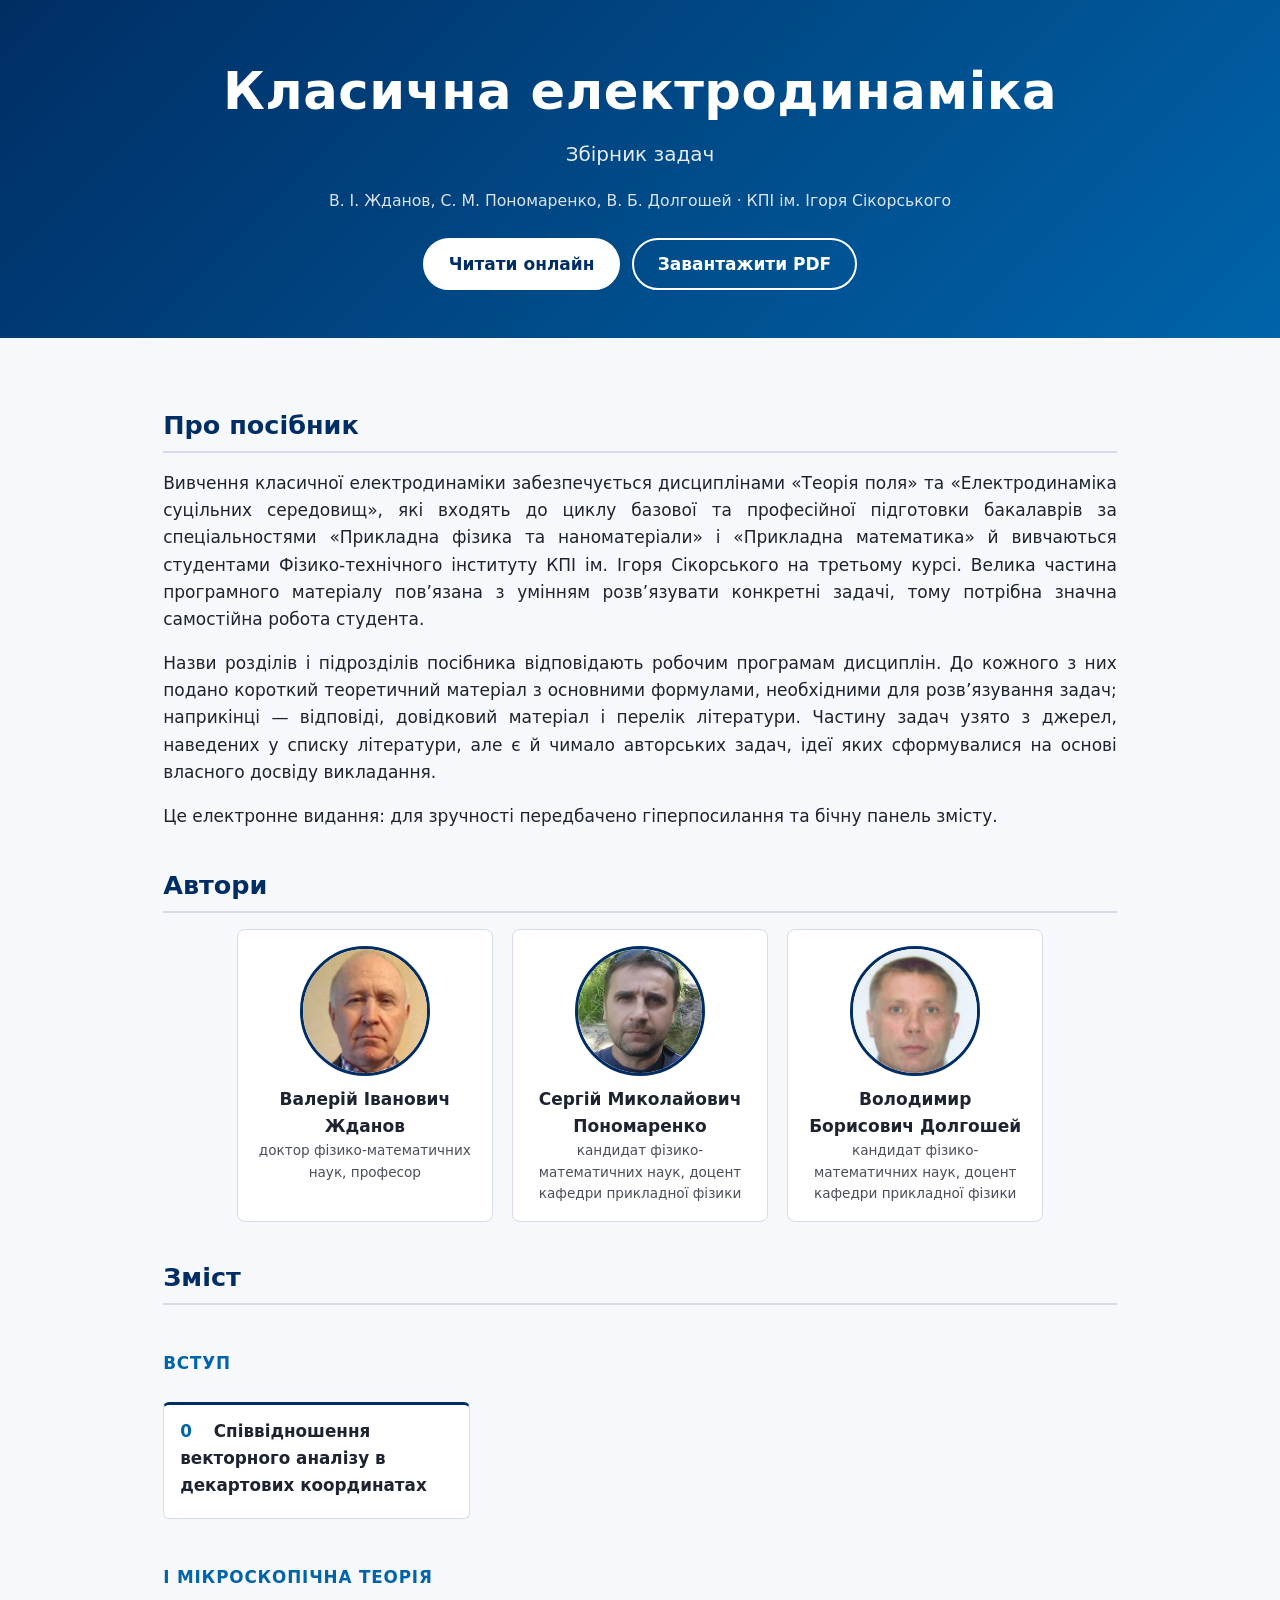
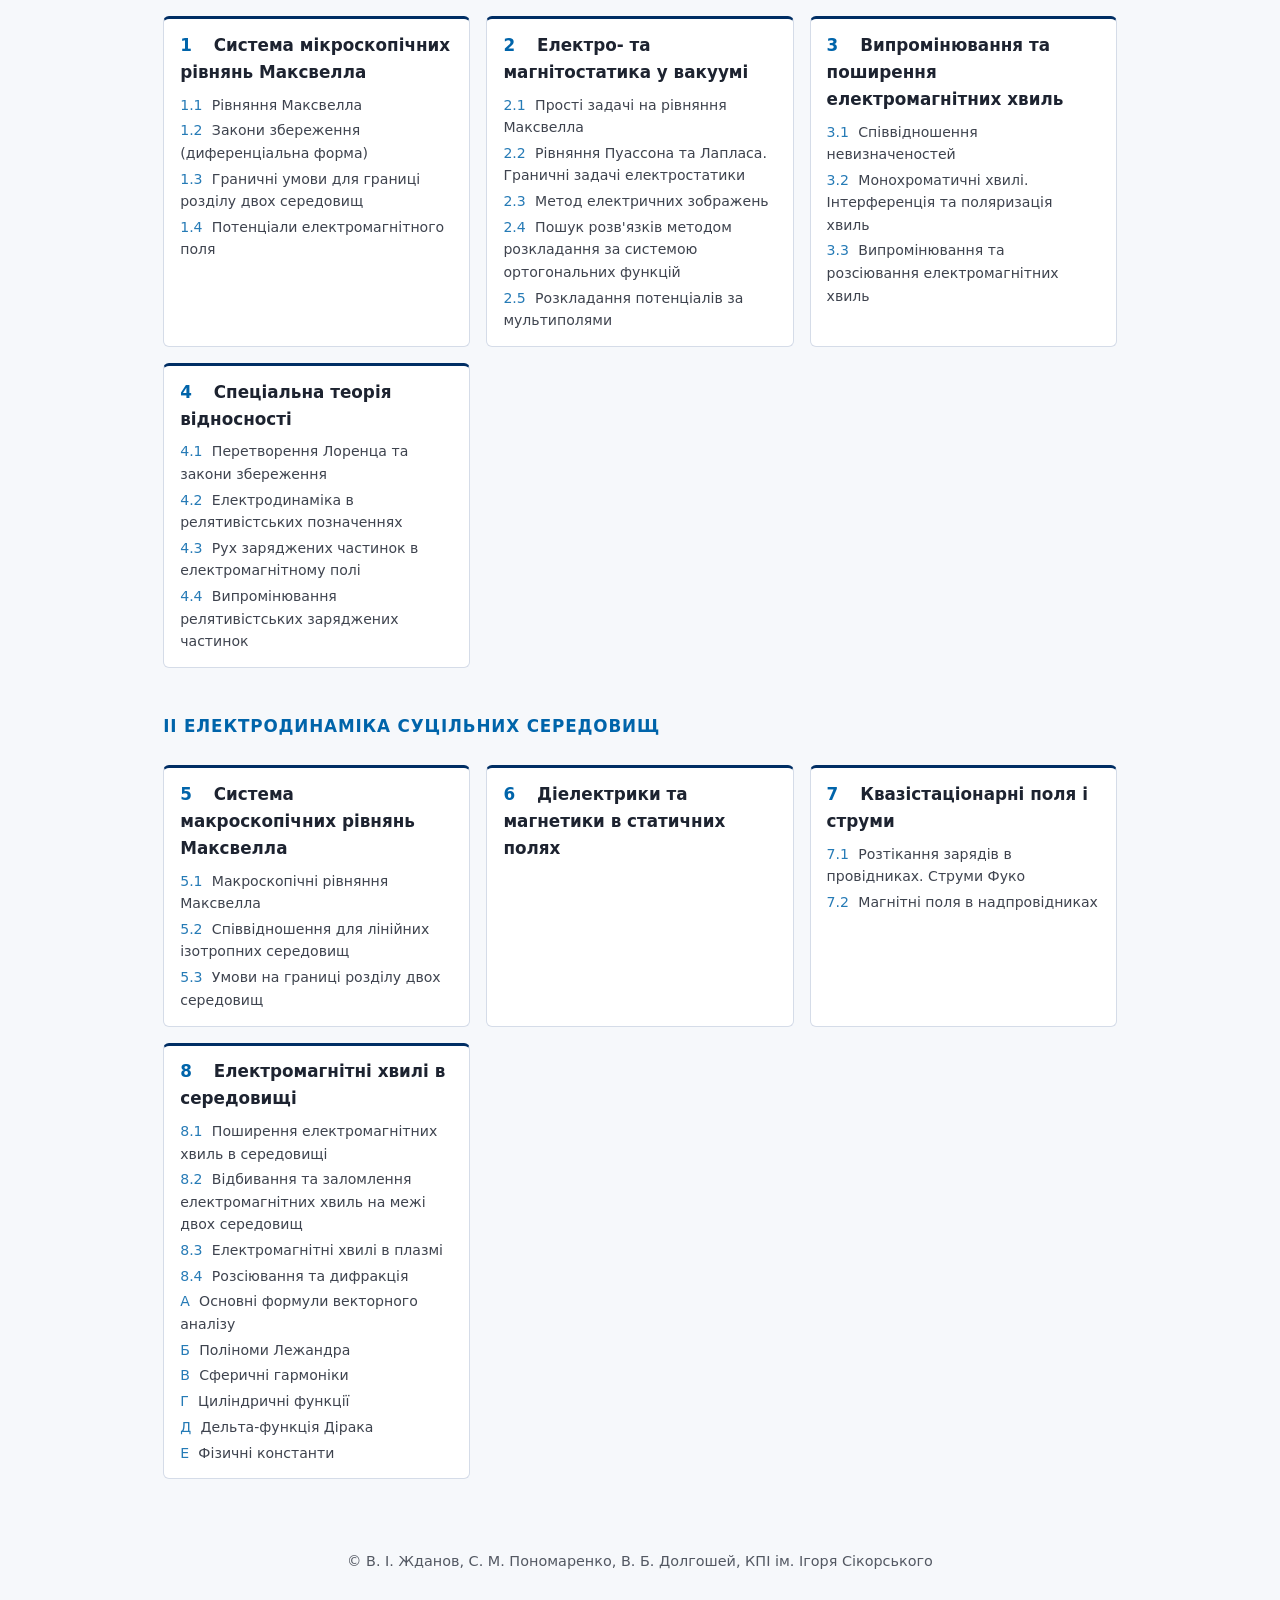
<file: index.html>
<!DOCTYPE html>
<html lang="uk">
<head>
<meta charset="UTF-8">
<meta name="viewport" content="width=device-width, initial-scale=1.0">
<title>Класична електродинаміка. Збірник задач | Навчальний посібник</title>
<meta name="description" content="Збірник задач з класичної електродинаміки: мікроскопічна теорія та електродинаміка суцільних середовищ. Теоретичні відомості, задачі з відповідями.">
<link rel="canonical" href="https://sergiokapone.github.io/FieldTheoryProblems/">
<meta property="og:title" content="Класична електродинаміка. Збірник задач">
<meta property="og:description" content="Збірник задач з класичної електродинаміки. Читати онлайн або завантажити PDF.">
<meta property="og:type" content="website">
<meta property="og:url" content="https://sergiokapone.github.io/FieldTheoryProblems/">
<style>
:root{--navy:#002e64;--blue:#0064aa;--ink:#1d2330;--paper:#f6f8fb;--card:#fff;--rule:#d5dce8;color-scheme:light dark}
@media (prefers-color-scheme:dark){:root{--ink:#e6eaf2;--paper:#10151f;--card:#171e2b;--rule:#2b3547;--blue:#6fb0ee}}
*{box-sizing:border-box}
body{margin:0;background:var(--paper);color:var(--ink);font:17px/1.6 "Segoe UI",system-ui,-apple-system,Roboto,sans-serif}
.hero{background:linear-gradient(135deg,#002e64,#0064aa);color:#fff;text-align:center;padding:3.2rem 1.2rem 3rem}
.hero h1{margin:0;font-size:clamp(2rem,6vw,3.2rem);letter-spacing:.01em}
.hero .sub{margin:.3rem 0 0;font-size:1.25rem;opacity:.9}
.hero .by{margin:1.1rem 0 1.6rem;opacity:.85;font-size:.98rem}
.btns{display:flex;flex-wrap:wrap;gap:.7rem;justify-content:center}
.btn{display:inline-block;padding:.65rem 1.5rem;border-radius:999px;font-weight:600;text-decoration:none;border:2px solid #fff;color:#fff}
.btn.primary{background:#fff;color:var(--navy)}
.btn:hover{background:rgba(255,255,255,.2)}.btn.primary:hover{background:#e6f0fb}
main{max-width:62rem;margin:0 auto;padding:2rem 1.2rem 3rem}
h2{color:var(--navy);border-bottom:2px solid var(--rule);padding-bottom:.3rem;margin:2.2rem 0 1rem}
@media (prefers-color-scheme:dark){h2{color:#9db4ff}}
.about p{text-align:justify;hyphens:auto}
.part{margin:1.8rem 0 .6rem;color:var(--blue);font-size:1.05rem;text-transform:uppercase;letter-spacing:.05em}
.toc{display:grid;grid-template-columns:repeat(auto-fill,minmax(17rem,1fr));gap:1rem}
.part,.toc-h{grid-column:1/-1}
.ch{background:var(--card);border:1px solid var(--rule);border-top:3px solid var(--navy);border-radius:6px;padding:.8rem 1rem}
.ch h4{margin:0 0 .4rem;font-size:1.05rem}
.ch h4 a{color:inherit;text-decoration:none}.ch h4 a:hover{color:var(--blue)}
.ch .n{display:inline-block;min-width:1.7rem;margin-right:.4rem;color:var(--blue)}
.ch ul{margin:0;padding:0;list-style:none;font-size:.88rem;color:var(--ink);opacity:.85}
.ch li{padding:.1rem 0}.ch li span{color:var(--blue);margin-right:.3rem}
.authors{display:flex;flex-wrap:wrap;gap:1.2rem;justify-content:center}
.au{display:flex;flex-direction:column;align-items:center;text-align:center;width:16rem;padding:1rem;background:var(--card);border:1px solid var(--rule);border-radius:8px;text-decoration:none;color:inherit}
.au:hover{border-color:var(--blue)}
.au img{width:130px;height:130px;border-radius:50%;object-fit:cover;margin-bottom:.6rem;border:3px solid var(--navy)}
.au span{font-size:.85rem;opacity:.8}
footer{text-align:center;padding:1.4rem 1rem 2.2rem;font-size:.9rem;opacity:.75}
</style>
</head>
<body>
<header class="hero">
<h1>Класична електродинаміка</h1>
<p class="sub">Збірник задач</p>
<p class="by">В. І. Жданов, С. М. Пономаренко, В. Б. Долгошей · КПІ ім. Ігоря Сікорського</p>
<div class="btns">
<a class="btn primary" href="online/">Читати онлайн</a>
<a class="btn" href="FTProblems.pdf">Завантажити PDF</a>
</div>
</header>
<main>
<section class="about">
<h2>Про посібник</h2>
<p>Вивчення класичної електродинаміки забезпечується дисциплінами «Теорія поля» та «Електродинаміка суцільних середовищ», які входять до циклу базової та професійної підготовки бакалаврів за спеціальностями «Прикладна фізика та наноматеріали» і «Прикладна математика» й вивчаються студентами Фізико-технічного інституту КПІ ім. Ігоря Сікорського на третьому курсі. Велика частина програмного матеріалу пов’язана з умінням розв’язувати конкретні задачі, тому потрібна значна самостійна робота студента.</p>
<p>Назви розділів і підрозділів посібника відповідають робочим програмам дисциплін. До кожного з них подано короткий теоретичний матеріал з основними формулами, необхідними для розв’язування задач; наприкінці — відповіді, довідковий матеріал і перелік літератури. Частину задач узято з джерел, наведених у списку літератури, але є й чимало авторських задач, ідеї яких сформувалися на основі власного досвіду викладання.</p>
<p>Це електронне видання: для зручності передбачено гіперпосилання та бічну панель змісту.</p>
</section>
<section>
<h2>Автори</h2>
<div class="authors">
<a class="au" href="https://apd.ipt.kpi.ua/kafedra/stuff/zhdanov/"><img src="authors/zhdanov.jpg" alt="Валерій Іванович Жданов" width="130" height="130"><b>Валерій Іванович Жданов</b><span>доктор фізико-математичних наук, професор</span></a>
<a class="au" href="https://apd.ipt.kpi.ua/kafedra/stuff/ponomarenko/"><img src="authors/ponomarenko.jpg" alt="Сергій Миколайович Пономаренко" width="130" height="130"><b>Сергій Миколайович Пономаренко</b><span>кандидат фізико-математичних наук, доцент кафедри прикладної фізики</span></a>
<a class="au" href="https://apd.ipt.kpi.ua/kafedra/stuff/dolgoshey/"><img src="authors/dolgoshey.jpg" alt="Володимир Борисович Долгошей" width="130" height="130"><b>Володимир Борисович Долгошей</b><span>кандидат фізико-математичних наук, доцент кафедри прикладної фізики</span></a>
</div>
</section>
<section>
<h2>Зміст</h2>
<div class="toc">
<h3 class="part">Вступ</h3>
<article class="ch"><h4><a href="online/vanaliz.html"><span class="n">0</span>Співвідношення векторного аналізу в декартових координатах</a></h4><ul></ul></article>
<h3 class="part">I Мікроскопічна теорія</h3>
<article class="ch"><h4><a href="online/maxwellmicro.html"><span class="n">1</span>Система мікроскопічних рівнянь Максвелла</a></h4><ul><li><span>1.1</span> Рівняння Максвелла</li><li><span>1.2</span> Закони збереження (диференціальна форма)</li><li><span>1.3</span> Граничні умови для границі розділу двох середовищ</li><li><span>1.4</span> Потенціали електромагнітного поля</li></ul></article>
<article class="ch"><h4><a href="online/emstatics.html"><span class="n">2</span>Електро- та магнітостатика у вакуумі</a></h4><ul><li><span>2.1</span> Прості задачі на рівняння Максвелла</li><li><span>2.2</span> Рівняння Пуассона та Лапласа. Граничні задачі електростатики</li><li><span>2.3</span> Метод електричних зображень</li><li><span>2.4</span> Пошук розв'язків методом розкладання за системою ортогональних функцій</li><li><span>2.5</span> Розкладання потенціалів за мультиполями</li></ul></article>
<article class="ch"><h4><a href="online/radiation.html"><span class="n">3</span>Випромінювання та поширення електромагнітних хвиль</a></h4><ul><li><span>3.1</span> Співвідношення невизначеностей</li><li><span>3.2</span> Монохроматичні хвилі. Інтерференція та поляризація хвиль</li><li><span>3.3</span> Випромінювання та розсіювання електромагнітних хвиль</li></ul></article>
<article class="ch"><h4><a href="online/relativity.html"><span class="n">4</span>Спеціальна теорія відносності</a></h4><ul><li><span>4.1</span> Перетворення Лоренца та закони збереження</li><li><span>4.2</span> Електродинаміка в релятивістських позначеннях</li><li><span>4.3</span> Рух заряджених частинок в електромагнітному полі</li><li><span>4.4</span> Випромінювання релятивістських заряджених частинок</li></ul></article>
<h3 class="part">II Електродинаміка суцільних середовищ</h3>
<article class="ch"><h4><a href="online/maxwellmacro.html"><span class="n">5</span>Система макроскопічних рівнянь Максвелла</a></h4><ul><li><span>5.1</span> Макроскопічні рівняння Максвелла</li><li><span>5.2</span> Співвідношення для лінійних ізотропних середовищ</li><li><span>5.3</span> Умови на границі розділу двох середовищ</li></ul></article>
<article class="ch"><h4><a href="online/emmedia.html"><span class="n">6</span>Діелектрики та магнетики в статичних полях</a></h4><ul></ul></article>
<article class="ch"><h4><a href="online/quasistationary.html"><span class="n">7</span>Квазістаціонарні поля і струми</a></h4><ul><li><span>7.1</span> Розтікання зарядів в провідниках. Струми Фуко</li><li><span>7.2</span> Магнітні поля в надпровідниках</li></ul></article>
<article class="ch"><h4><a href="online/waves.html"><span class="n">8</span>Електромагнітні хвилі в середовищі</a></h4><ul><li><span>8.1</span> Поширення електромагнітних хвиль в середовищі</li><li><span>8.2</span> Відбивання та заломлення електромагнітних хвиль на межі двох середовищ</li><li><span>8.3</span> Електромагнітні хвилі в плазмі</li><li><span>8.4</span> Розсіювання та дифракція</li><li><span>А</span> Основні формули векторного аналізу</li><li><span>Б</span> Поліноми Лежандра</li><li><span>В</span> Сферичні гармоніки</li><li><span>Г</span> Циліндричні функції</li><li><span>Д</span> Дельта-функція Дірака</li><li><span>Е</span> Фізичні константи</li></ul></article>
</div>
</section>
</main>
<footer>© В. І. Жданов, С. М. Пономаренко, В. Б. Долгошей, КПІ ім. Ігоря Сікорського</footer>
</body>
</html>
</file>
